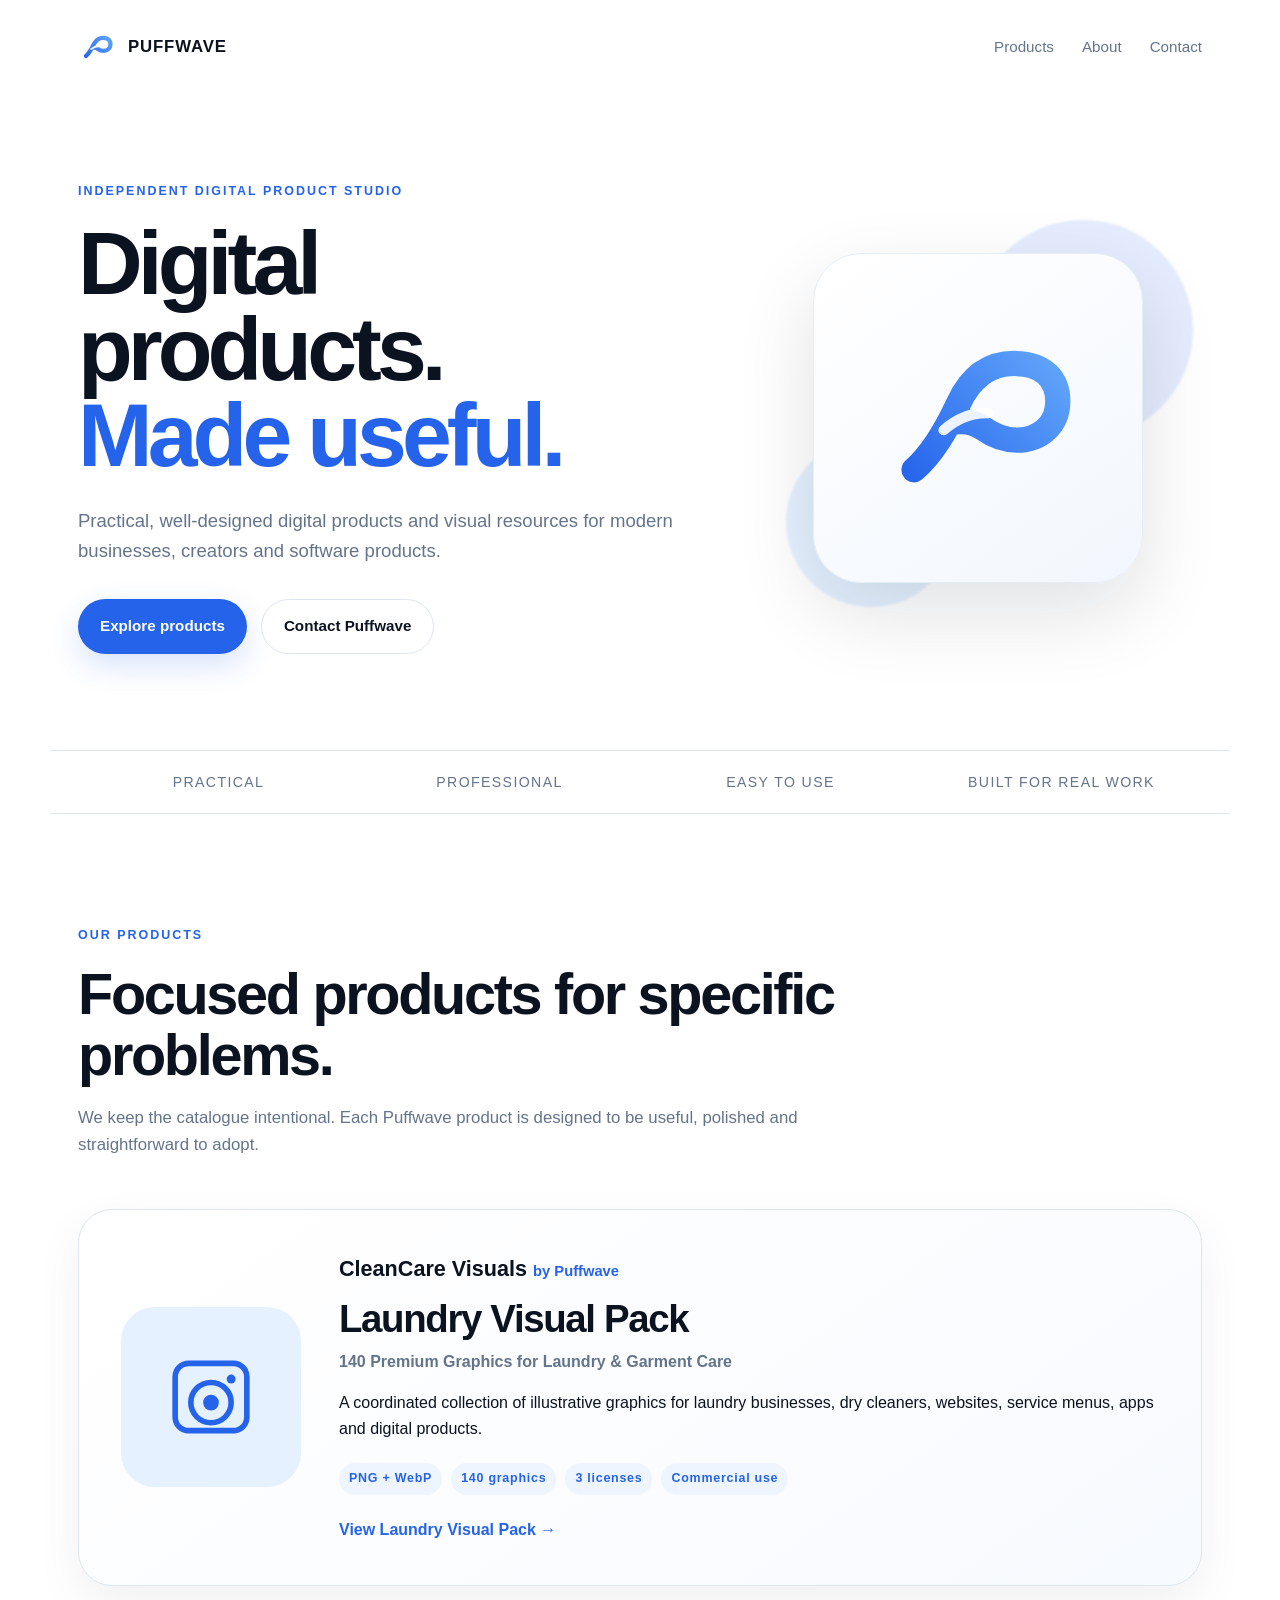
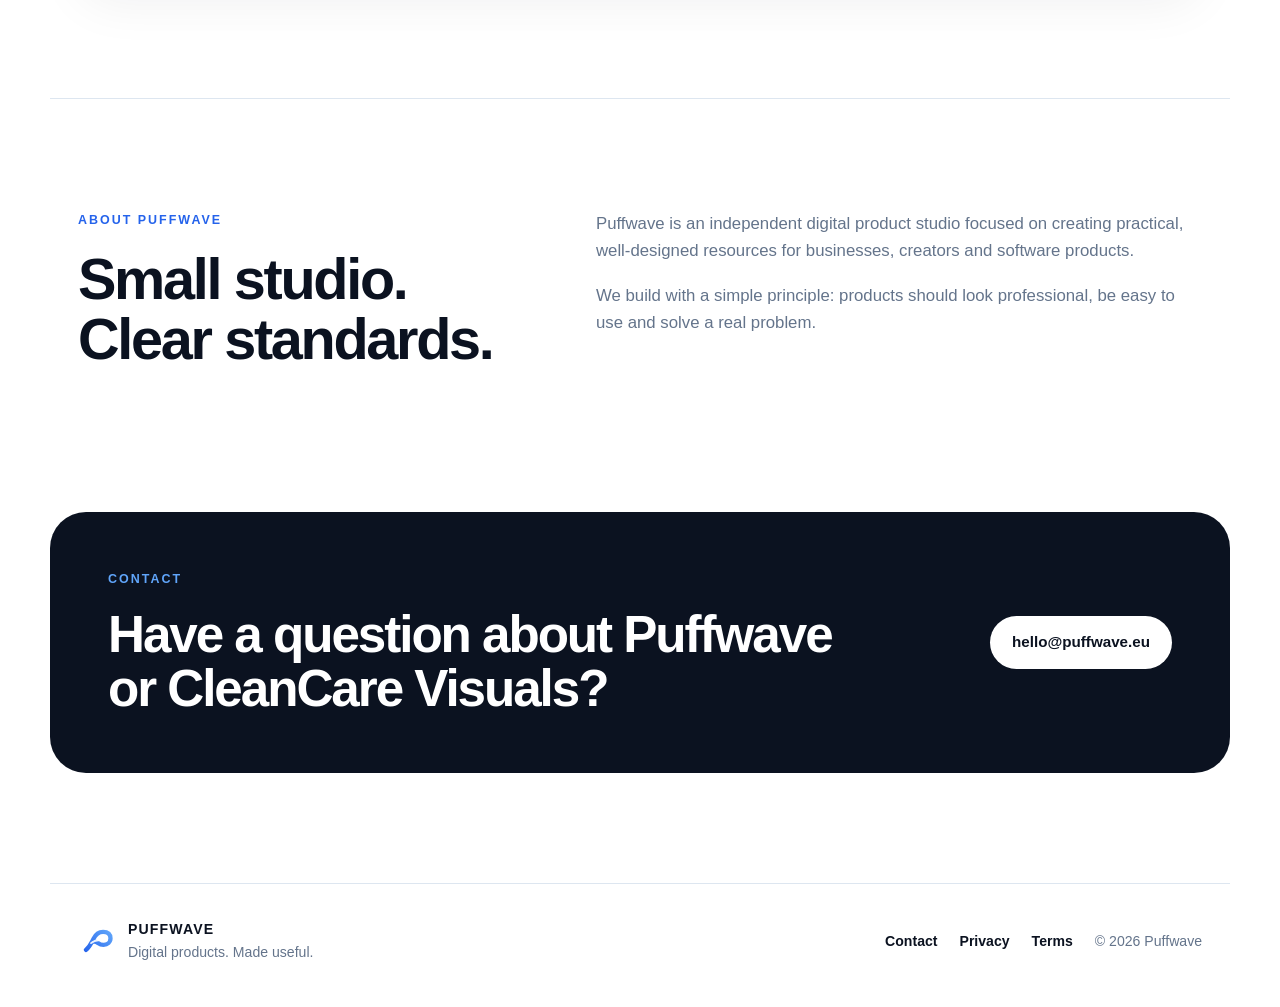
<file: index.html>
<!doctype html>
<html lang="en">
<head>
  <meta charset="utf-8" />
  <meta name="viewport" content="width=device-width, initial-scale=1" />
  <meta name="description" content="Puffwave creates practical, well-designed digital products and visual resources for modern businesses and software." />
  <meta name="theme-color" content="#FFFFFF" />
  <meta property="og:title" content="Puffwave — Digital products. Made useful." />
  <meta property="og:description" content="Practical, well-designed digital products and visual resources for modern businesses, creators and software products." />
  <meta property="og:type" content="website" />
  <title>Puffwave — Digital products. Made useful.</title>
  <link rel="icon" href="assets/puffwave-symbol.svg" type="image/svg+xml" />
  <link rel="stylesheet" href="styles.css" />
</head>
<body>
  <a class="skip-link" href="#main-content">Skip to content</a>

  <header class="site-header">
    <a class="brand" href="#top" aria-label="Puffwave home">
      <img src="assets/puffwave-symbol.svg" alt="" />
      <span>PUFFWAVE</span>
    </a>
    <nav aria-label="Primary navigation">
      <a href="#products">Products</a>
      <a href="#about">About</a>
      <a href="#contact">Contact</a>
    </nav>
  </header>

  <main id="main-content">
    <section class="hero" id="top">
      <div class="hero-copy">
        <p class="eyebrow">Independent digital product studio</p>
        <h1>Digital products.<br><span>Made useful.</span></h1>
        <p class="hero-text">Practical, well-designed digital products and visual resources for modern businesses, creators and software products.</p>
        <div class="hero-actions">
          <a class="button primary" href="https://shop.puffwave.eu">Explore products</a>
          <a class="button secondary" href="mailto:hello@puffwave.eu">Contact Puffwave</a>
        </div>
      </div>
      <div class="hero-mark" aria-hidden="true">
        <div class="orb orb-one"></div>
        <div class="orb orb-two"></div>
        <div class="mark-card">
          <img src="assets/puffwave-symbol.svg" alt="" />
        </div>
      </div>
    </section>

    <section class="trust-strip" aria-label="Puffwave principles">
      <span>Practical</span>
      <span>Professional</span>
      <span>Easy to use</span>
      <span>Built for real work</span>
    </section>

    <section class="section" id="products">
      <div class="section-heading">
        <p class="eyebrow">Our products</p>
        <h2>Focused products for specific problems.</h2>
        <p>We keep the catalogue intentional. Each Puffwave product is designed to be useful, polished and straightforward to adopt.</p>
      </div>

      <article class="product-card">
        <div class="product-icon" aria-hidden="true">
          <svg viewBox="0 0 100 100" role="img">
            <rect x="18" y="20" width="64" height="60" rx="12" fill="none" stroke="currentColor" stroke-width="5"/>
            <circle cx="50" cy="55" r="18" fill="none" stroke="currentColor" stroke-width="5"/>
            <circle cx="50" cy="55" r="7" fill="currentColor"/>
            <circle cx="68" cy="34" r="4" fill="currentColor"/>
          </svg>
        </div>
        <div class="product-copy">
          <p class="product-kicker">CleanCare Visuals <span>by Puffwave</span></p>
          <h3>Laundry Visual Pack</h3>
          <p class="product-meta">140 Premium Graphics for Laundry &amp; Garment Care</p>
          <p>A coordinated collection of illustrative graphics for laundry businesses, dry cleaners, websites, service menus, apps and digital products.</p>
          <div class="tags" aria-label="Product details">
            <span>PNG + WebP</span><span>140 graphics</span><span>3 licenses</span><span>Commercial use</span>
          </div>
          <a class="text-link" href="https://shop.puffwave.eu/b/qTIkN">View Laundry Visual Pack →</a>
        </div>
      </article>
    </section>

    <section class="section about" id="about">
      <div>
        <p class="eyebrow">About Puffwave</p>
        <h2>Small studio. Clear standards.</h2>
      </div>
      <div class="about-copy">
        <p>Puffwave is an independent digital product studio focused on creating practical, well-designed resources for businesses, creators and software products.</p>
        <p>We build with a simple principle: products should look professional, be easy to use and solve a real problem.</p>
      </div>
    </section>

    <section class="contact-panel" id="contact">
      <div>
        <p class="eyebrow">Contact</p>
        <h2>Have a question about Puffwave or CleanCare Visuals?</h2>
      </div>
      <a class="button light" href="mailto:hello@puffwave.eu">hello@puffwave.eu</a>
    </section>
  </main>

  <footer>
    <div class="footer-brand">
      <img src="assets/puffwave-symbol.svg" alt="" />
      <div>
        <strong>PUFFWAVE</strong>
        <span>Digital products. Made useful.</span>
      </div>
    </div>
    <div class="footer-links">
      <a href="mailto:hello@puffwave.eu">Contact</a>
      <a href="privacy.html">Privacy</a>
      <a href="terms.html">Terms</a>
      <span>© 2026 Puffwave</span>
    </div>
  </footer>
</body>
</html>
</file>
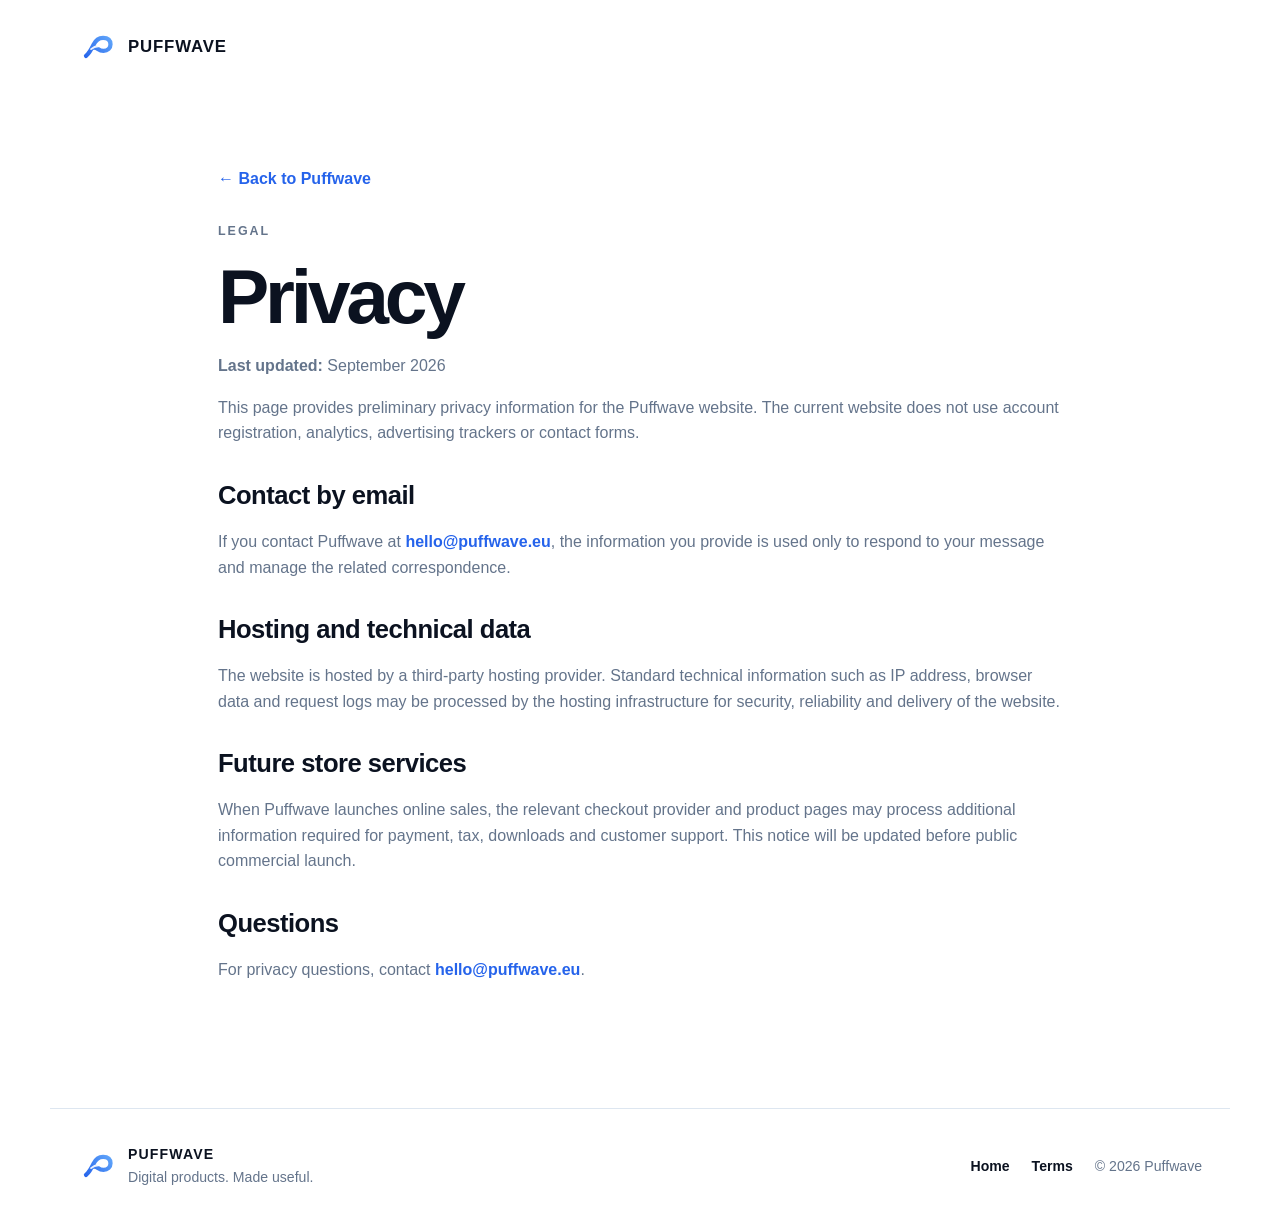
<file: privacy.html>
<!doctype html>
<html lang="en">
<head>
  <meta charset="utf-8" />
  <meta name="viewport" content="width=device-width, initial-scale=1" />
  <meta name="description" content="Privacy information for Puffwave." />
  <title>Privacy — Puffwave</title>
  <link rel="icon" href="assets/puffwave-symbol.svg" type="image/svg+xml" />
  <link rel="stylesheet" href="styles.css" />
</head>
<body>
  <header class="site-header">
    <a class="brand" href="index.html" aria-label="Puffwave home">
      <img src="assets/puffwave-symbol.svg" alt="" />
      <span>PUFFWAVE</span>
    </a>
  </header>
  <main class="legal-page">
    <a class="legal-back" href="index.html">← Back to Puffwave</a>
    <p class="eyebrow">Legal</p>
    <h1>Privacy</h1>
    <p><strong>Last updated:</strong> September 2026</p>
    <p>This page provides preliminary privacy information for the Puffwave website. The current website does not use account registration, analytics, advertising trackers or contact forms.</p>
    <h2>Contact by email</h2>
    <p>If you contact Puffwave at <a class="text-link" href="mailto:hello@puffwave.eu">hello@puffwave.eu</a>, the information you provide is used only to respond to your message and manage the related correspondence.</p>
    <h2>Hosting and technical data</h2>
    <p>The website is hosted by a third-party hosting provider. Standard technical information such as IP address, browser data and request logs may be processed by the hosting infrastructure for security, reliability and delivery of the website.</p>
    <h2>Future store services</h2>
    <p>When Puffwave launches online sales, the relevant checkout provider and product pages may process additional information required for payment, tax, downloads and customer support. This notice will be updated before public commercial launch.</p>
    <h2>Questions</h2>
    <p>For privacy questions, contact <a class="text-link" href="mailto:hello@puffwave.eu">hello@puffwave.eu</a>.</p>
  </main>
  <footer>
    <div class="footer-brand"><img src="assets/puffwave-symbol.svg" alt="" /><div><strong>PUFFWAVE</strong><span>Digital products. Made useful.</span></div></div>
    <div class="footer-links"><a href="index.html">Home</a><a href="terms.html">Terms</a><span>© 2026 Puffwave</span></div>
  </footer>
</body>
</html>
</file>
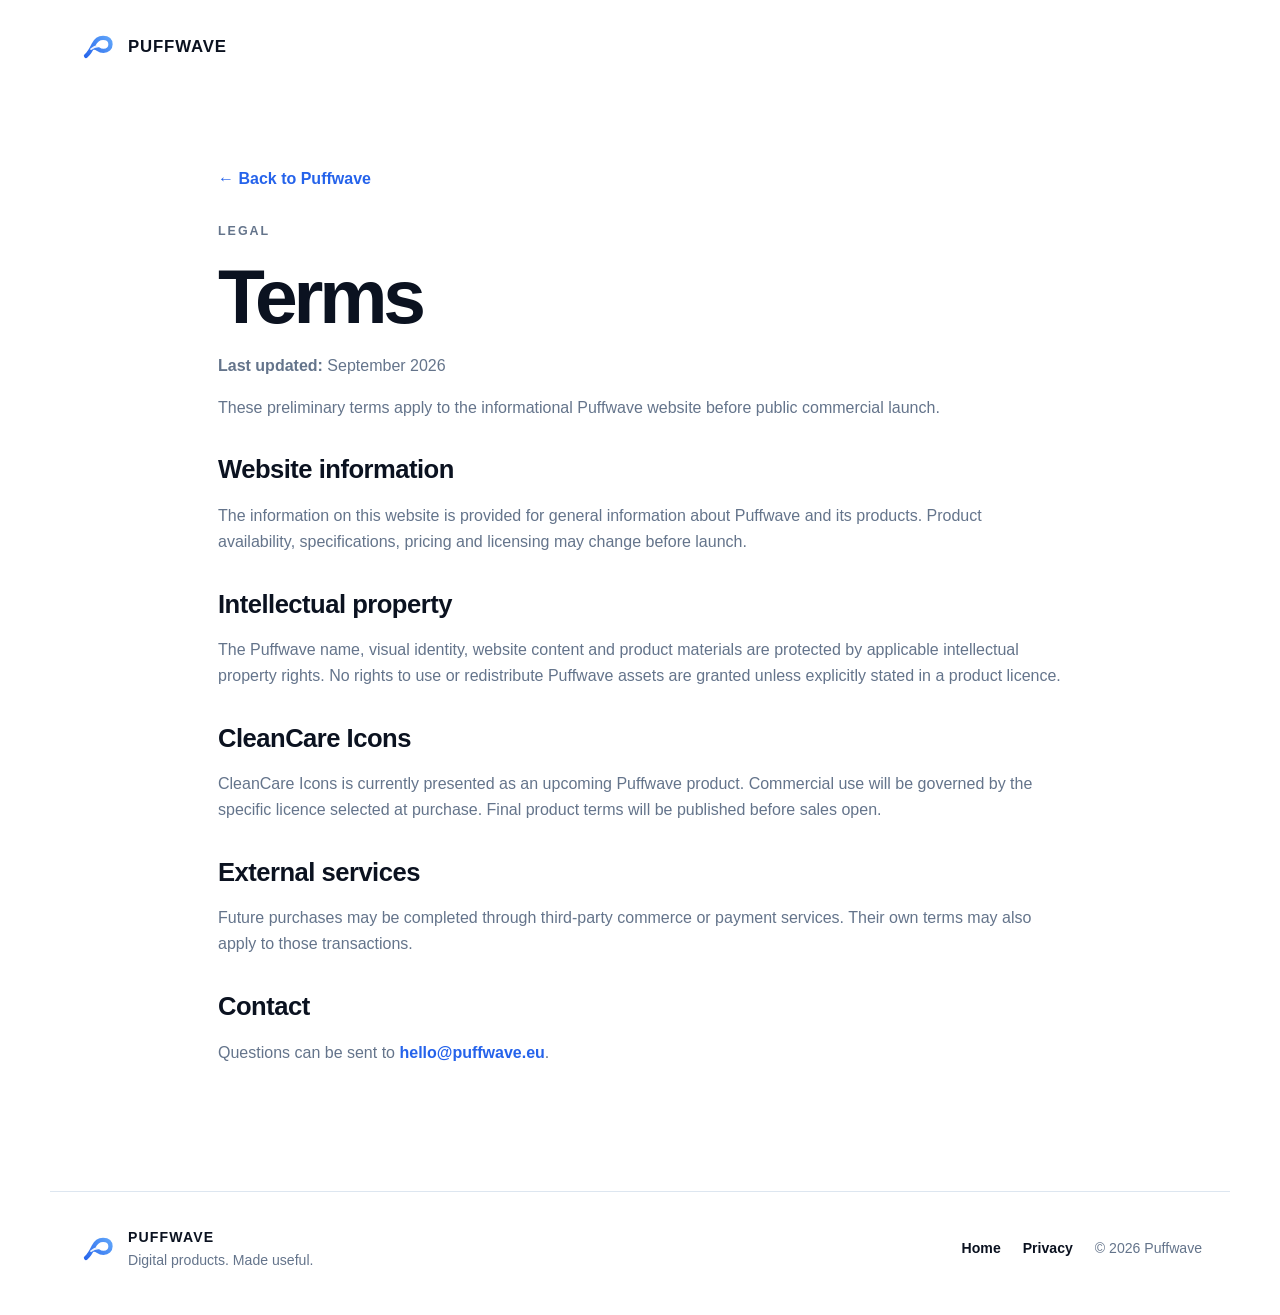
<file: terms.html>
<!doctype html>
<html lang="en">
<head>
  <meta charset="utf-8" />
  <meta name="viewport" content="width=device-width, initial-scale=1" />
  <meta name="description" content="Terms for the Puffwave website." />
  <title>Terms — Puffwave</title>
  <link rel="icon" href="assets/puffwave-symbol.svg" type="image/svg+xml" />
  <link rel="stylesheet" href="styles.css" />
</head>
<body>
  <header class="site-header">
    <a class="brand" href="index.html" aria-label="Puffwave home">
      <img src="assets/puffwave-symbol.svg" alt="" />
      <span>PUFFWAVE</span>
    </a>
  </header>
  <main class="legal-page">
    <a class="legal-back" href="index.html">← Back to Puffwave</a>
    <p class="eyebrow">Legal</p>
    <h1>Terms</h1>
    <p><strong>Last updated:</strong> September 2026</p>
    <p>These preliminary terms apply to the informational Puffwave website before public commercial launch.</p>
    <h2>Website information</h2>
    <p>The information on this website is provided for general information about Puffwave and its products. Product availability, specifications, pricing and licensing may change before launch.</p>
    <h2>Intellectual property</h2>
    <p>The Puffwave name, visual identity, website content and product materials are protected by applicable intellectual property rights. No rights to use or redistribute Puffwave assets are granted unless explicitly stated in a product licence.</p>
    <h2>CleanCare Icons</h2>
    <p>CleanCare Icons is currently presented as an upcoming Puffwave product. Commercial use will be governed by the specific licence selected at purchase. Final product terms will be published before sales open.</p>
    <h2>External services</h2>
    <p>Future purchases may be completed through third-party commerce or payment services. Their own terms may also apply to those transactions.</p>
    <h2>Contact</h2>
    <p>Questions can be sent to <a class="text-link" href="mailto:hello@puffwave.eu">hello@puffwave.eu</a>.</p>
  </main>
  <footer>
    <div class="footer-brand"><img src="assets/puffwave-symbol.svg" alt="" /><div><strong>PUFFWAVE</strong><span>Digital products. Made useful.</span></div></div>
    <div class="footer-links"><a href="index.html">Home</a><a href="privacy.html">Privacy</a><span>© 2026 Puffwave</span></div>
  </footer>
</body>
</html>
</file>
<file: styles.css>
:root {
  --navy:#0B1220;
  --blue:#2563EB;
  --sky:#60A5FA;
  --ice:#E6F1FF;
  --slate:#64748B;
  --white:#FFFFFF;
  --line:#DDE6F0;
  --soft:#F7FAFE;
}
*{box-sizing:border-box}
html{scroll-behavior:smooth}
body{margin:0;font-family:Inter,Arial,Helvetica,sans-serif;color:var(--navy);background:var(--white);line-height:1.6}
a{color:inherit;text-decoration:none}
a:focus-visible,.button:focus-visible{outline:3px solid rgba(37,99,235,.35);outline-offset:4px;border-radius:10px}
img{display:block;max-width:100%}
.skip-link{position:absolute;left:12px;top:-60px;background:var(--navy);color:#fff;padding:10px 14px;border-radius:10px;z-index:1000;font-weight:700}
.skip-link:focus{top:12px}
.site-header{max-width:1180px;margin:0 auto;padding:28px;display:flex;align-items:center;justify-content:space-between}
.brand{display:flex;align-items:center;gap:12px;font-weight:800;letter-spacing:.05em;font-size:1.05rem}
.brand img{width:38px;height:38px}
nav{display:flex;gap:28px;font-size:.95rem;color:var(--slate)}
nav a:hover{color:var(--blue)}
.hero{max-width:1180px;margin:0 auto;padding:88px 28px 96px;display:grid;grid-template-columns:1.15fr .85fr;gap:72px;align-items:center}
.eyebrow{margin:0 0 18px;text-transform:uppercase;letter-spacing:.16em;font-size:.78rem;font-weight:700;color:var(--blue)}
h1{font-size:clamp(3.5rem,7vw,6.6rem);line-height:.96;letter-spacing:-.055em;margin:0 0 28px;max-width:780px}
h1 span{color:var(--blue)}
.hero-text{max-width:650px;font-size:1.16rem;color:var(--slate);margin:0 0 34px}
.hero-actions{display:flex;gap:14px;flex-wrap:wrap}
.button{display:inline-flex;align-items:center;justify-content:center;border-radius:999px;padding:14px 22px;font-weight:700;font-size:.95rem;transition:.18s ease}
.button.primary{background:var(--blue);color:#fff;box-shadow:0 12px 30px rgba(37,99,235,.18)}
.button.primary:hover{transform:translateY(-1px);background:#1D4ED8}
.button.secondary{border:1px solid var(--line);color:var(--navy);background:#fff}
.button.secondary:hover{border-color:#B7C8DC}
.hero-mark{position:relative;min-height:430px;display:grid;place-items:center}
.mark-card{width:min(330px,78vw);aspect-ratio:1;background:linear-gradient(145deg,#fff,#F2F7FD);border:1px solid #E5EDF6;border-radius:48px;display:grid;place-items:center;box-shadow:0 30px 80px rgba(11,18,32,.12);position:relative;z-index:2}
.mark-card img{width:68%}
.orb{position:absolute;border-radius:999px;filter:blur(1px)}
.orb-one{width:220px;height:220px;background:rgba(37,99,235,.12);right:2%;top:4%}
.orb-two{width:170px;height:170px;background:rgba(96,165,250,.16);left:7%;bottom:6%}
.trust-strip{border-top:1px solid var(--line);border-bottom:1px solid var(--line);display:grid;grid-template-columns:repeat(4,1fr);max-width:1180px;margin:0 auto;padding:20px 28px;color:var(--slate);font-size:.88rem;text-transform:uppercase;letter-spacing:.1em;text-align:center}
.section{max-width:1180px;margin:0 auto;padding:112px 28px}
.section-heading{max-width:760px;margin-bottom:50px}
h2{font-size:clamp(2.2rem,4.5vw,4rem);line-height:1.05;letter-spacing:-.04em;margin:0 0 20px}
.section-heading>p:last-child,.about-copy p{color:var(--slate);font-size:1.05rem}
.product-card{border:1px solid var(--line);background:linear-gradient(145deg,#FFFFFF,#F7FAFE);border-radius:34px;padding:42px;display:grid;grid-template-columns:180px 1fr;gap:38px;align-items:center;box-shadow:0 18px 50px rgba(11,18,32,.06)}
.product-icon{width:180px;height:180px;border-radius:34px;background:var(--ice);color:var(--blue);display:grid;place-items:center}
.product-icon svg{width:112px;height:112px}
.product-kicker{font-weight:800;font-size:1.35rem;margin:0 0 12px}.product-kicker span{font-size:.92rem;font-weight:600;color:var(--blue)}
h3{font-size:2.4rem;line-height:1.1;margin:0 0 8px;letter-spacing:-.035em}
.product-meta{color:var(--slate);font-weight:600;margin:0 0 16px}
.tags{display:flex;gap:9px;flex-wrap:wrap;margin:22px 0}.tags span{background:#EEF5FF;color:var(--blue);padding:6px 10px;border-radius:999px;font-size:.78rem;font-weight:800;letter-spacing:.06em}
.text-link{color:var(--blue);font-weight:800}
.text-link:hover{text-decoration:underline;text-underline-offset:4px}
.about{border-top:1px solid var(--line);display:grid;grid-template-columns:.85fr 1.15fr;gap:70px}
.about-copy{max-width:650px}.about-copy p{margin-top:0;margin-bottom:18px}
.contact-panel{max-width:1180px;margin:10px auto 110px;padding:58px;border-radius:36px;background:var(--navy);color:white;display:flex;justify-content:space-between;gap:40px;align-items:center}
.contact-panel .eyebrow{color:var(--sky)}.contact-panel h2{max-width:760px;margin:0;font-size:clamp(2rem,4vw,3.4rem)}
.button.light{background:#fff;color:var(--navy);white-space:nowrap}.button.light:hover{transform:translateY(-1px)}
footer{border-top:1px solid var(--line);max-width:1180px;margin:0 auto;padding:34px 28px 44px;display:flex;justify-content:space-between;align-items:center;gap:30px;color:var(--slate);font-size:.88rem}
.footer-brand{display:flex;align-items:center;gap:12px}.footer-brand img{width:38px}.footer-brand strong{display:block;color:var(--navy);letter-spacing:.08em}.footer-brand span{display:block}
.footer-links{display:flex;gap:22px;flex-wrap:wrap;justify-content:flex-end}
.footer-links a{color:var(--navy);font-weight:700}.footer-links a:hover{color:var(--blue)}
.legal-page{max-width:900px;margin:0 auto;padding:72px 28px 110px}.legal-page h1{font-size:clamp(2.8rem,6vw,5rem);margin-bottom:20px}.legal-page h2{font-size:1.6rem;letter-spacing:-.02em;margin-top:36px}.legal-page p,.legal-page li{color:var(--slate)}.legal-back{display:inline-flex;margin-bottom:30px;color:var(--blue);font-weight:700}
@media (max-width:850px){
  .site-header{padding:22px 20px}.site-header nav{display:none}
  .hero{grid-template-columns:1fr;padding:58px 20px 74px;gap:38px}.hero-mark{min-height:300px}.mark-card{width:260px;border-radius:38px}
  .trust-strip{grid-template-columns:1fr 1fr;gap:12px;padding:20px}
  .section{padding:78px 20px}.product-card{grid-template-columns:1fr;padding:28px}.product-icon{width:130px;height:130px}.product-icon svg{width:82px;height:82px}
  .about{grid-template-columns:1fr;gap:26px}.contact-panel{margin:0 20px 72px;padding:34px 28px;display:block}.contact-panel .button{margin-top:28px}
  footer{margin:0 20px;padding:30px 0 38px;display:block}.footer-links{justify-content:flex-start;margin-top:20px;gap:14px 20px}
}
@media (max-width:520px){
  h1{font-size:clamp(3rem,16vw,4.5rem)}
  .hero-actions{display:grid;grid-template-columns:1fr}.button{width:100%}
  .trust-strip{grid-template-columns:1fr;text-align:left}
  .product-card{border-radius:26px}.product-icon{border-radius:26px}
  .contact-panel{border-radius:28px}
}
@media (prefers-reduced-motion:reduce){html{scroll-behavior:auto}.button{transition:none}}
</file>
